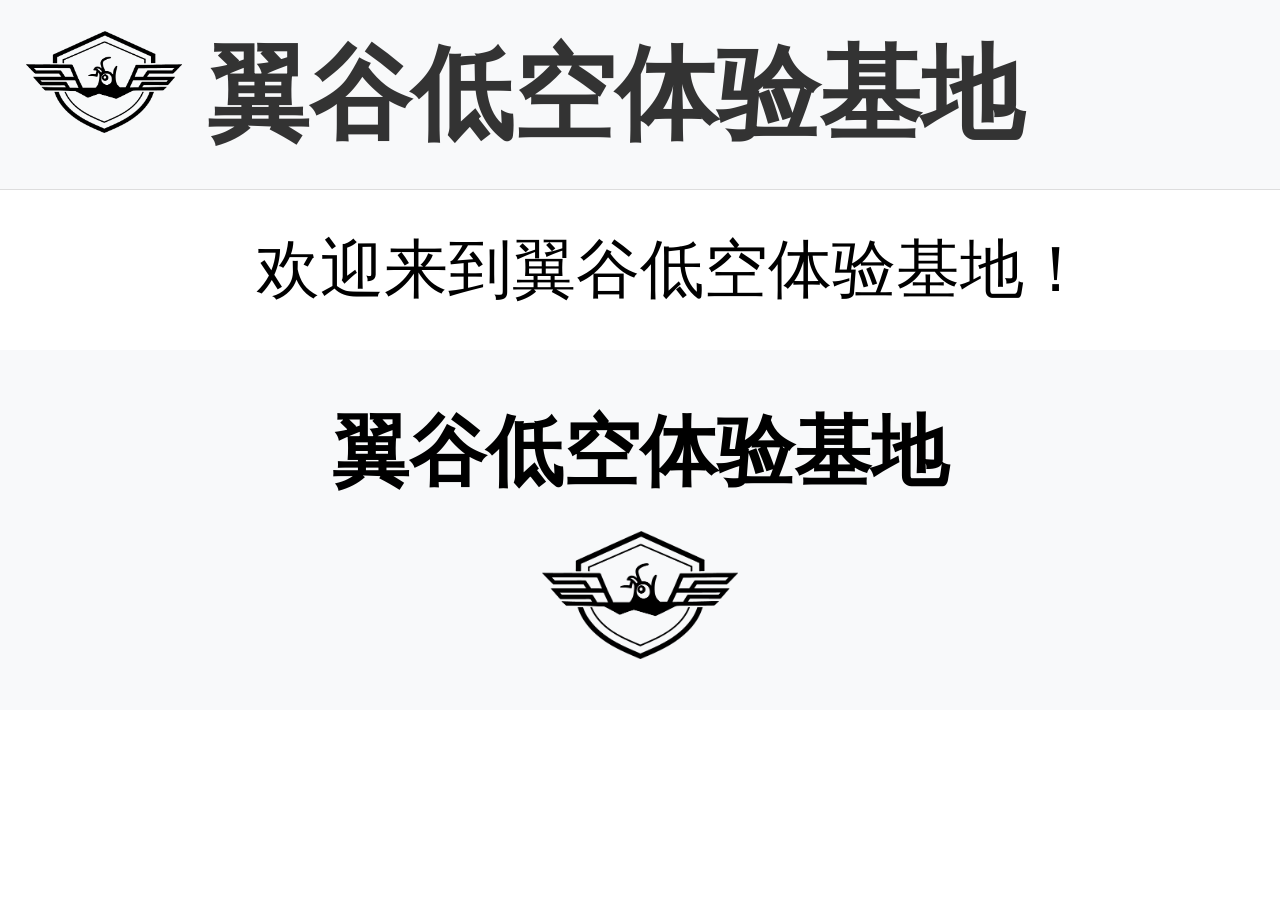
<file: index.html>
<!DOCTYPE html>
<html lang="zh-CN">
<head>
    <meta charset="UTF-8">
    <meta name="viewport" content="width=device-width, initial-scale=1.0, maximum-scale=1.0, user-scalable=no">
    <title>翼谷低空体验基地</title>
    <link rel="stylesheet" href="..\css\style1.css"/>
</head>

<body>
    <header>
        <div class="header-logo">
        <img src=".\public\翼谷logo.png" alt="翼谷logo"/>
        <span>翼谷低空体验基地</span>
        </div>

    </header>

    <main>
        <p>
          欢迎来到翼谷低空体验基地！
        </p>
    </main>

    <footer>
        <div class="footer-logo">
            <span>翼谷低空体验基地</span>
            <img src=".\public\翼谷logo.png" alt="翼谷logo"/>
        </div>
    </footer>
</body>
</file>
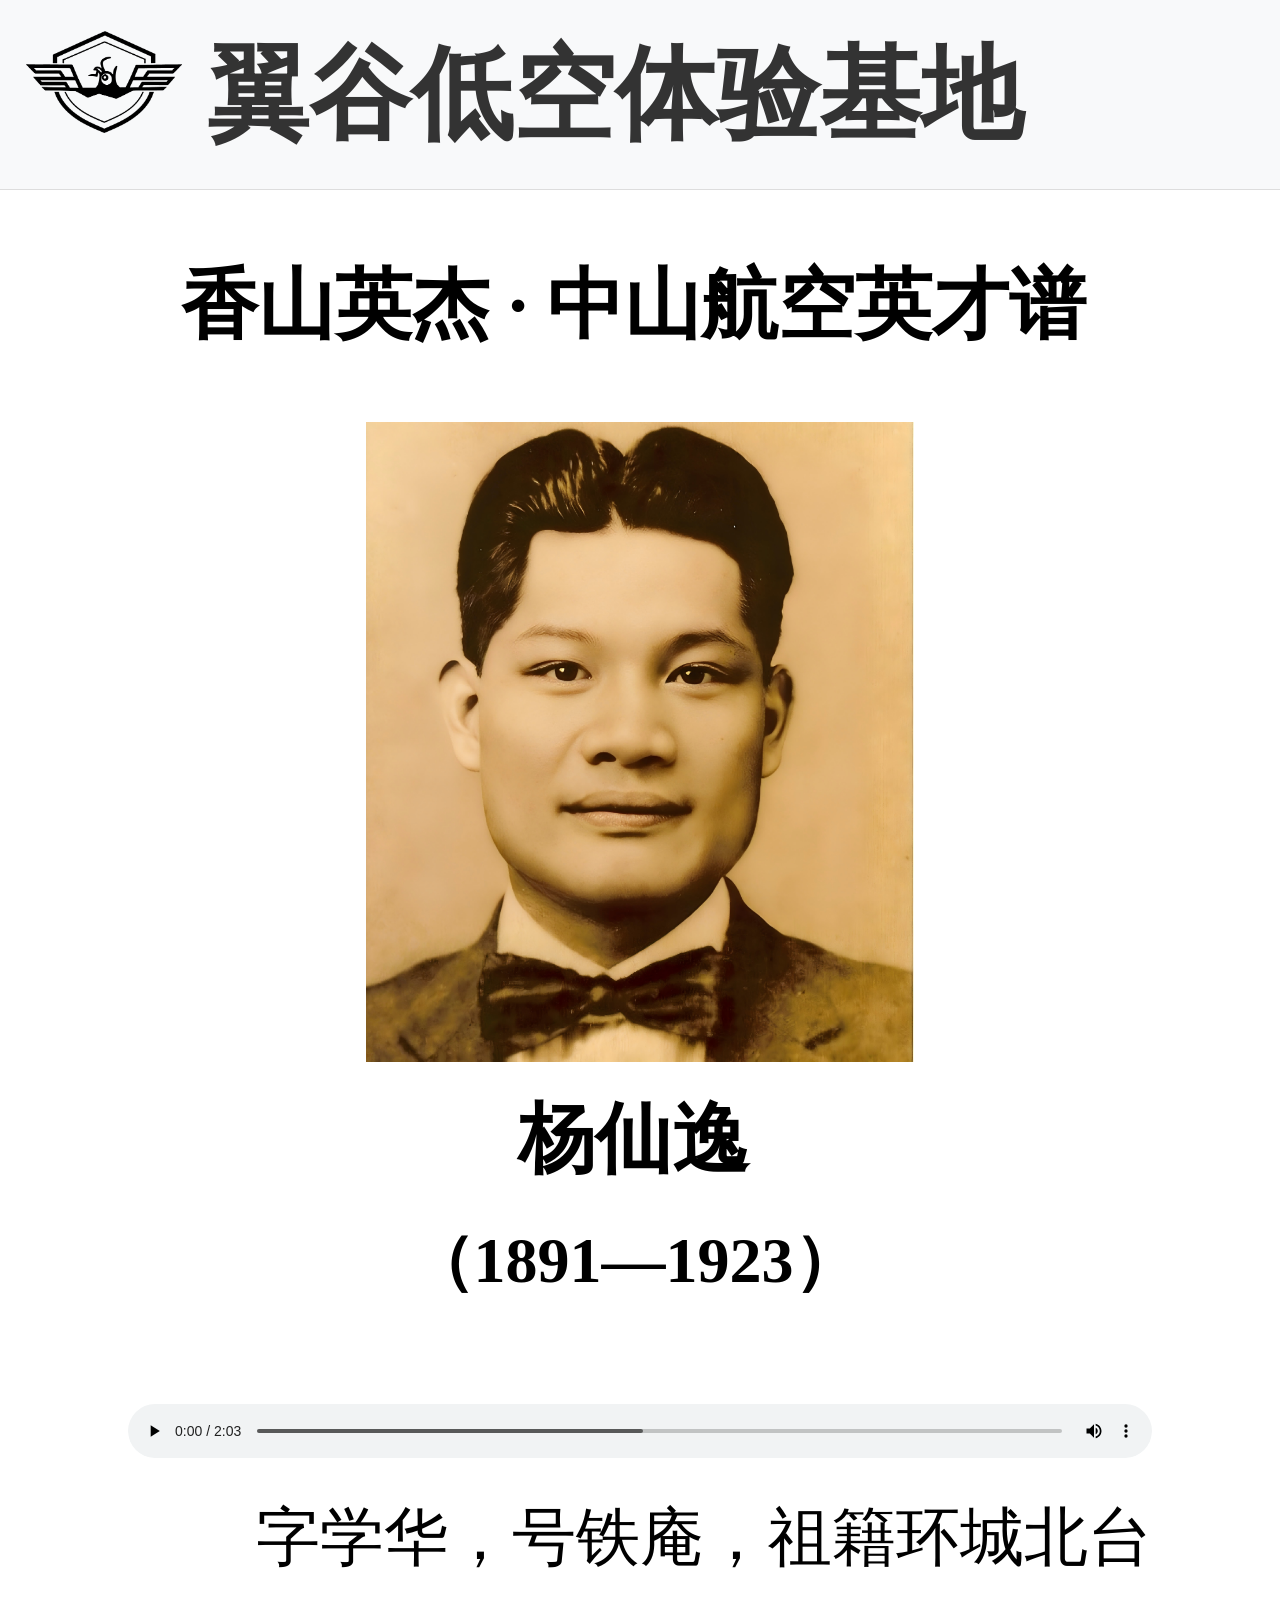
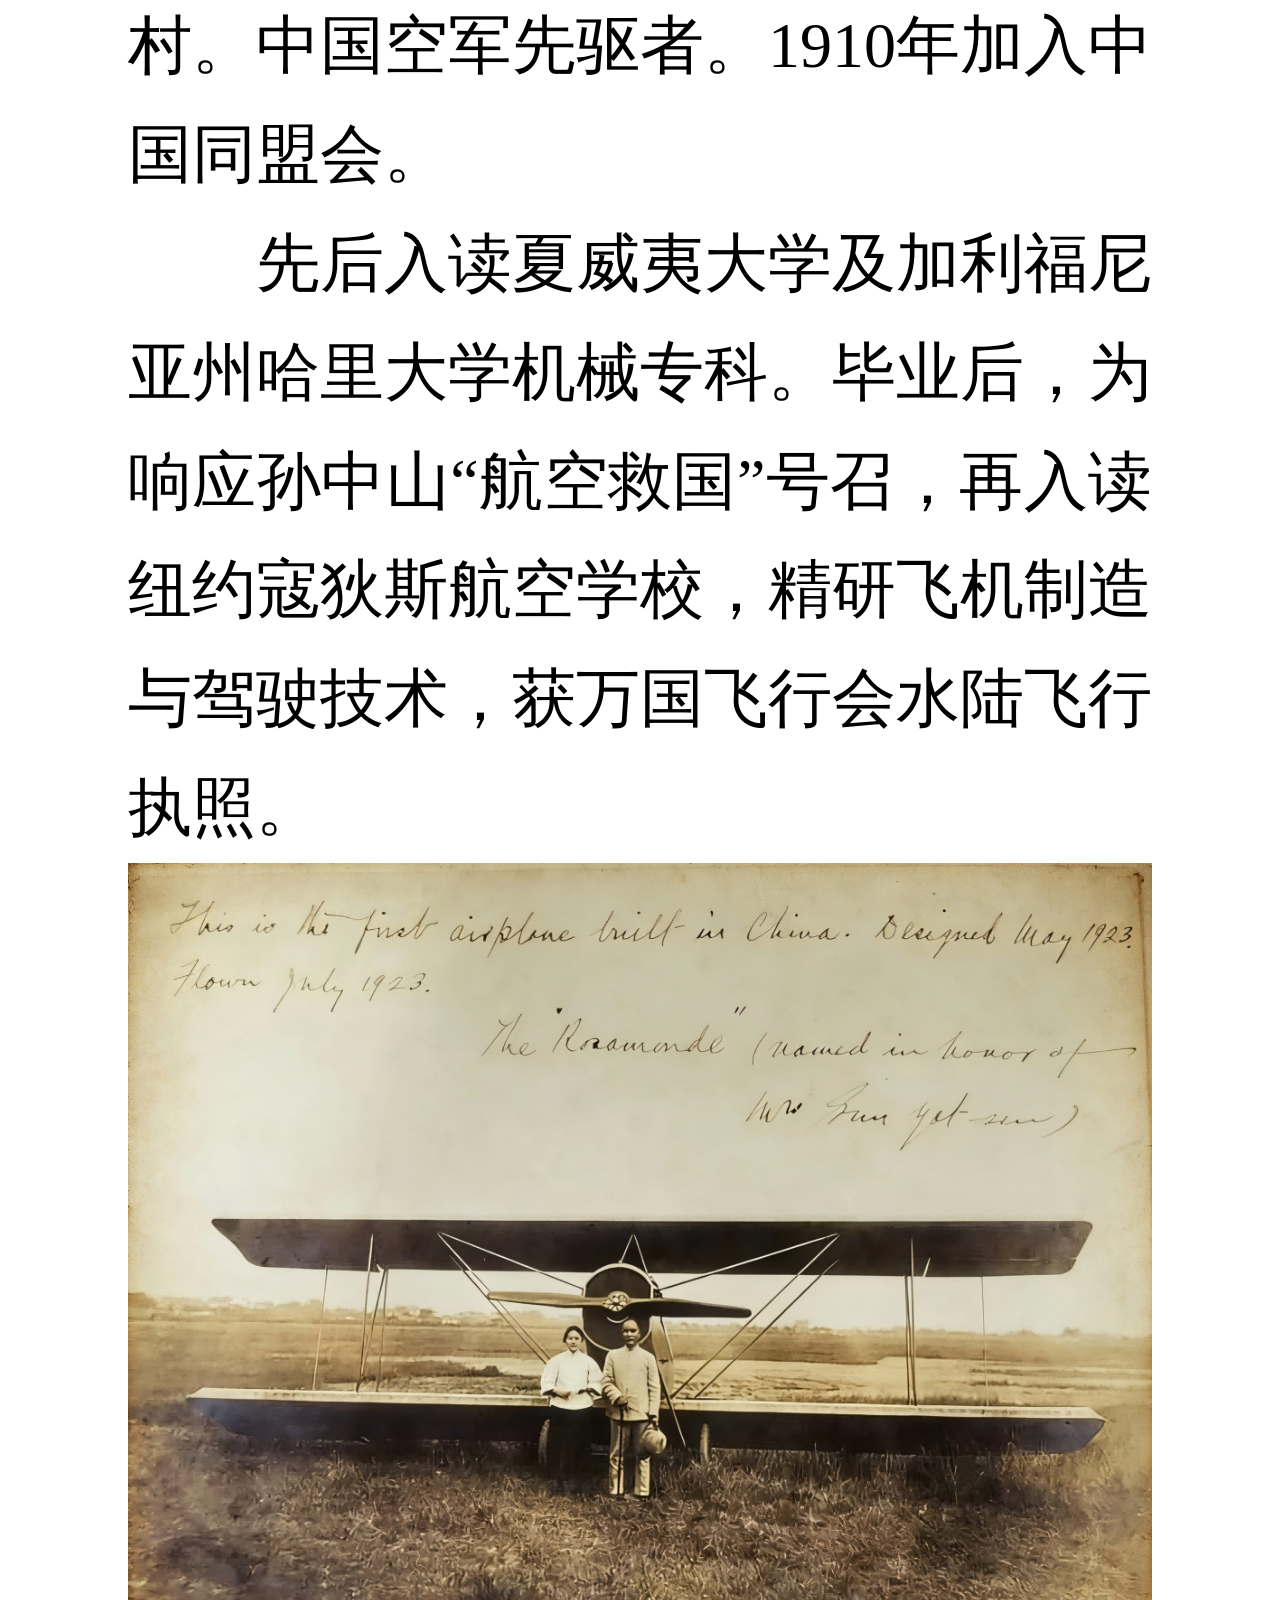
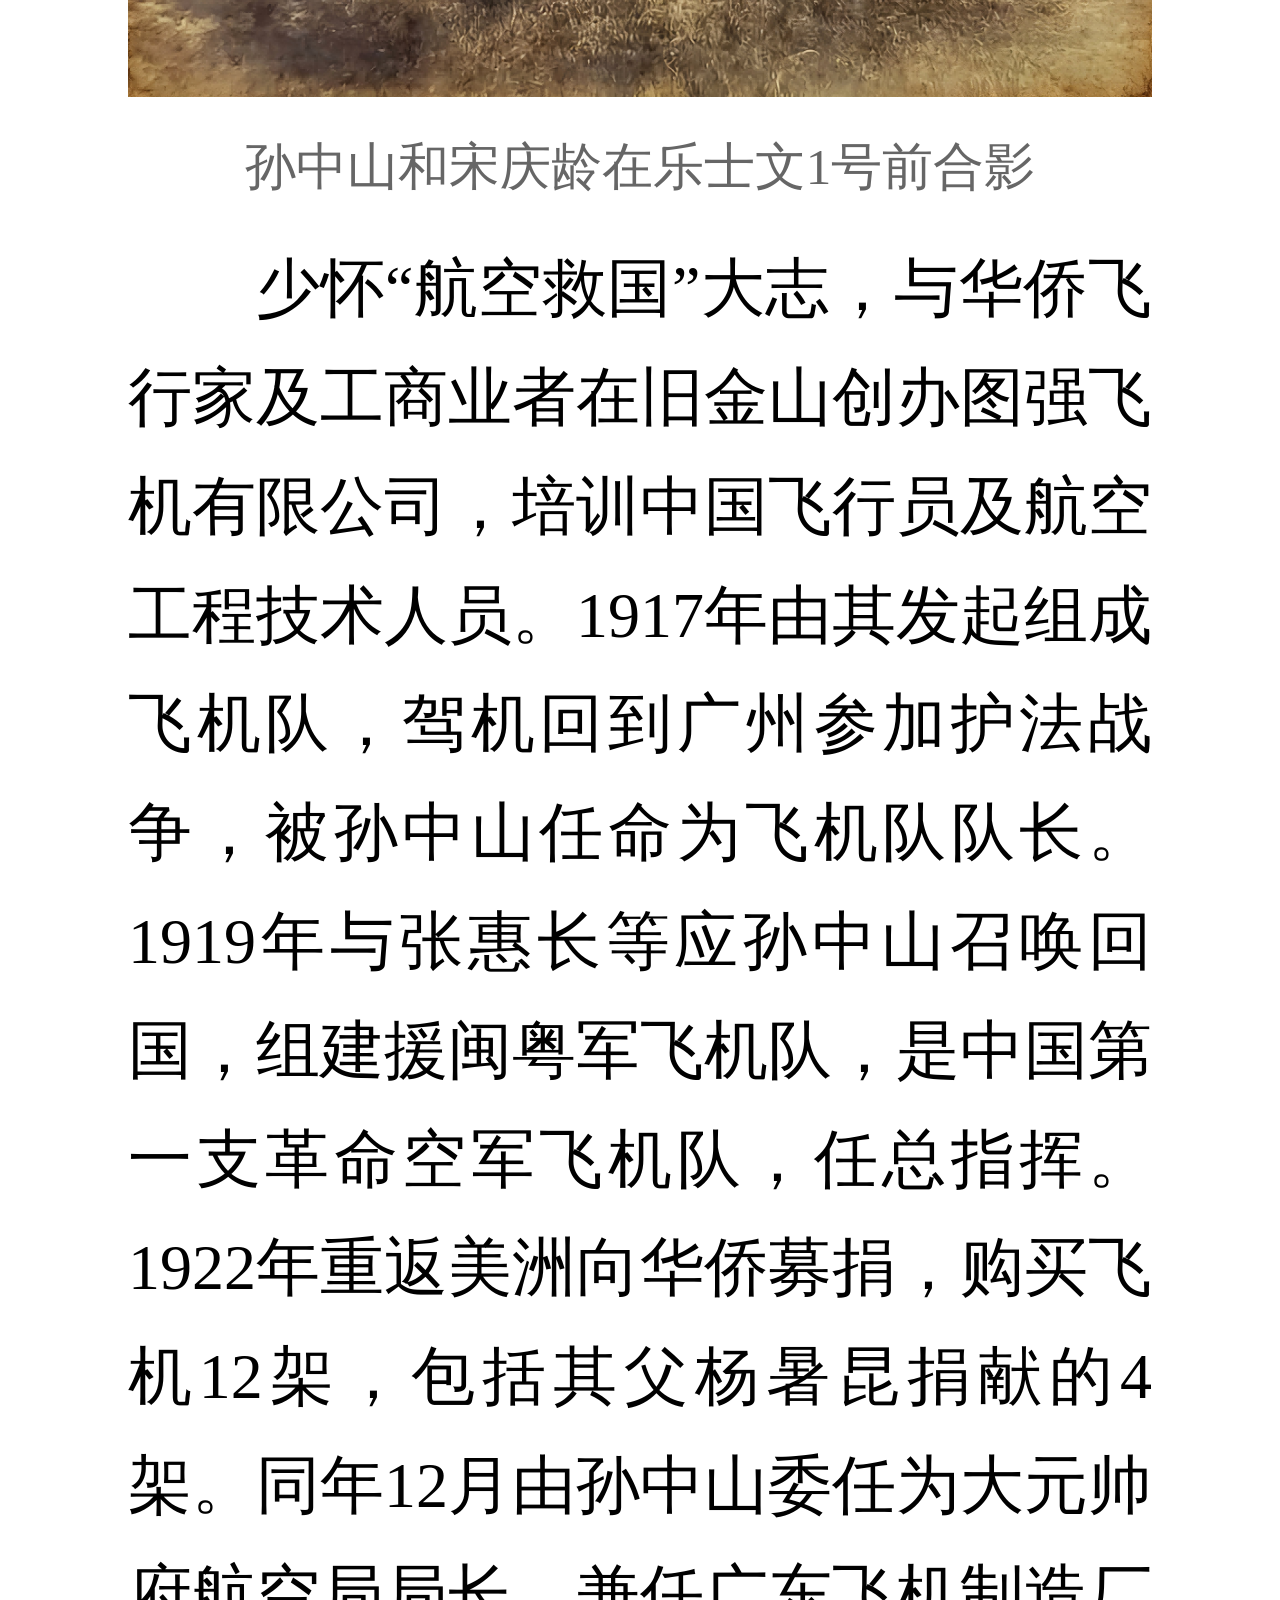
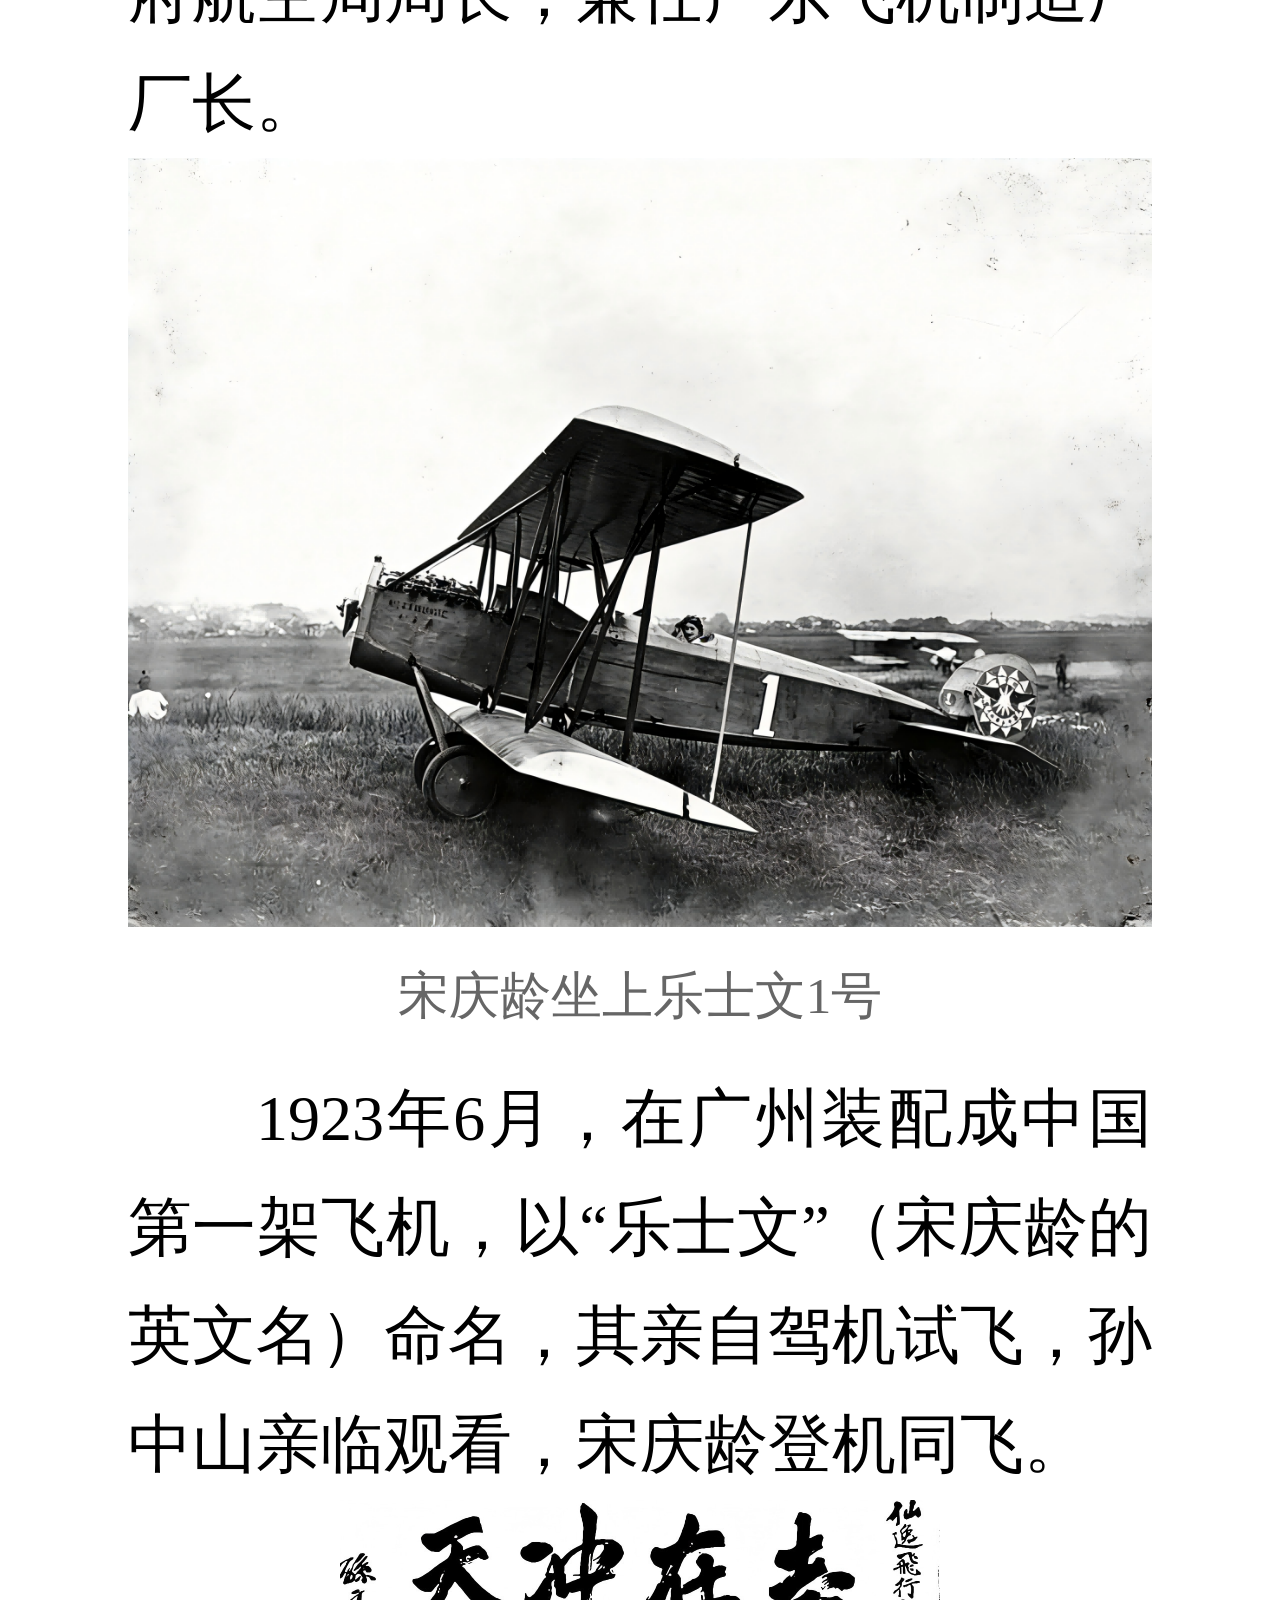
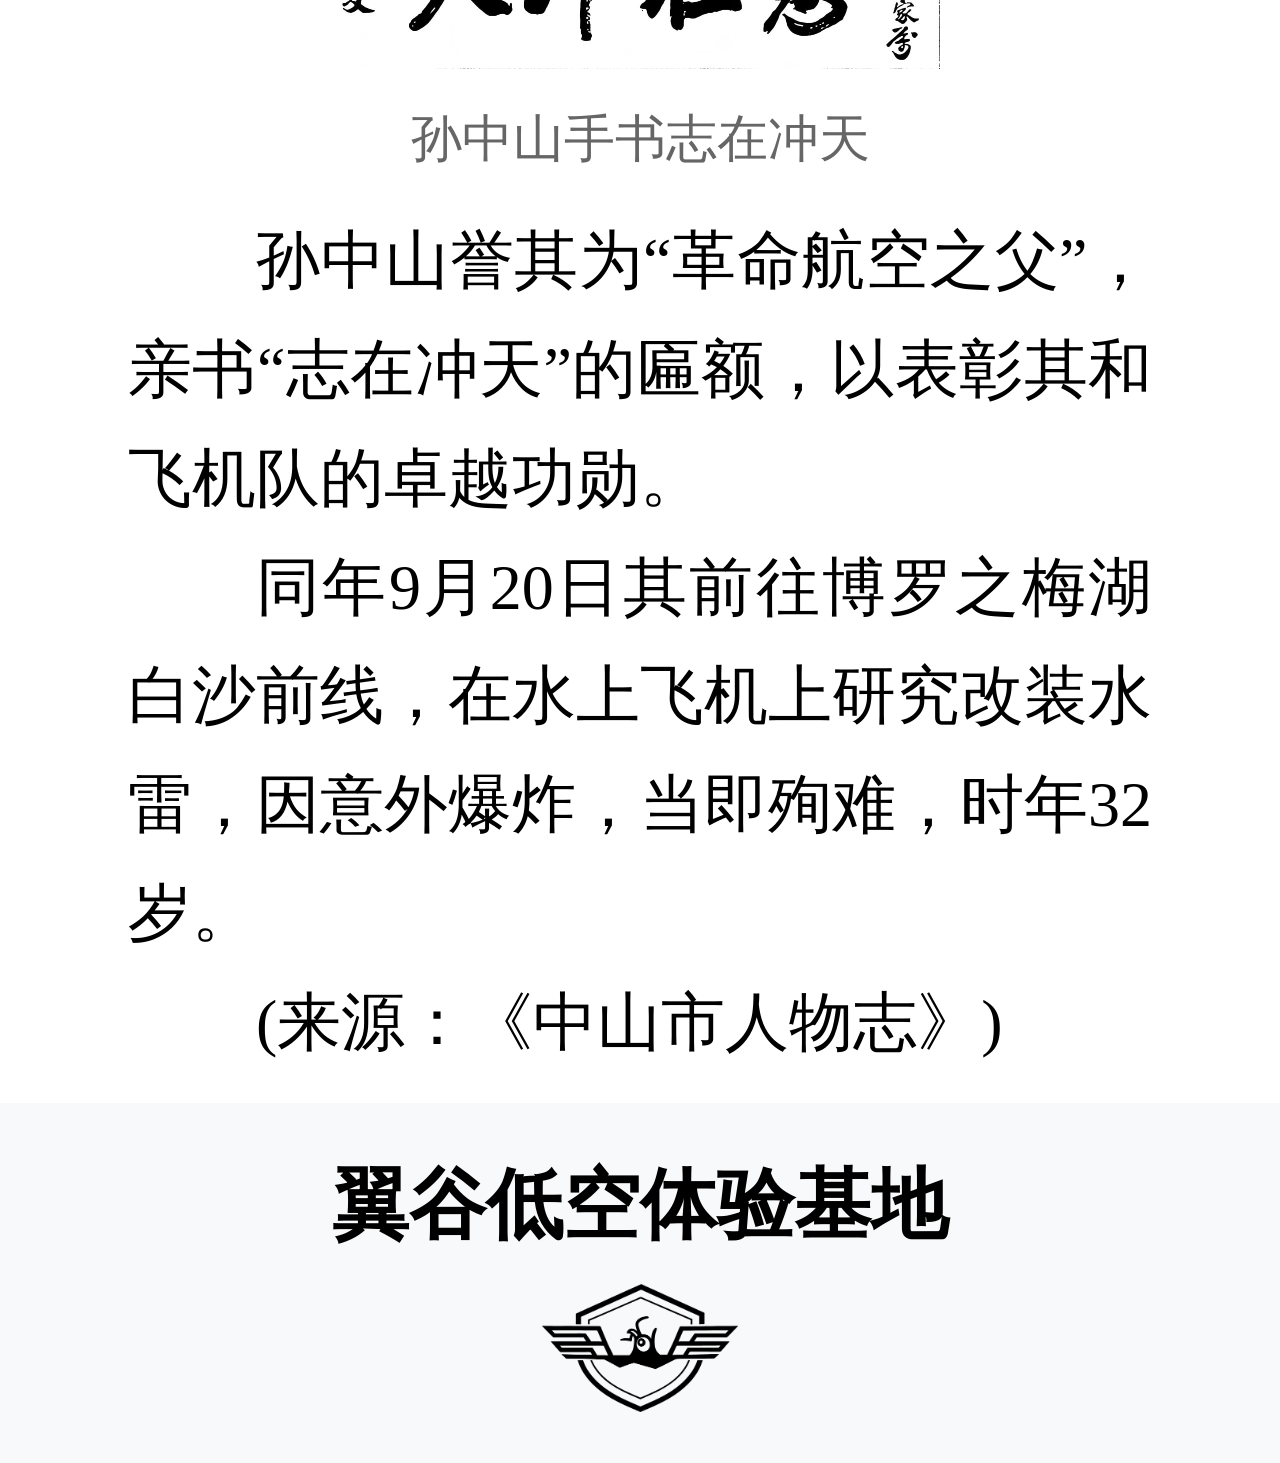
<file: pages/yangxianyi.html>
<!DOCTYPE html>
<html lang="zh-CN">

<!-- 自动加载 -->
<script src="..\js\load.js"></script>

<head>
    <link rel="stylesheet" href="..\css\style1.css">
    <meta charset="UTF-8">
    <meta name="viewport" content="width=device-width, initial-scale=1.0, maximum-scale=1.0, user-scalable=no">
    <title>翼谷低空体验基地-杨仙逸</title>
</head>

<body>

    <!-- 加载页眉 -->
    <div id="header"></div>


    <main>
        <h1>香山英杰 · 中山航空英才谱</h1>
        <div>
            <img src="..\public\杨仙逸.png" alt="杨仙逸肖像" class="img_1"/>
        </div>
        <h2>杨仙逸</h2>
        <h3>（1891—1923）</h3>
        <div style="margin-bottom: 2vw;color:  #ddd;">
            <audio class="audio-player" src="..\public\yangxianyi.mp3" controls controlslist="nodownload"></audio>
        </div>
        <div>
            <p>
                字学华，号铁庵，祖籍环城北台村。中国空军先驱者。1910年加入中国同盟会。
            </p>
            <p>
                先后入读夏威夷大学及加利福尼亚州哈里大学机械专科。毕业后，为响应孙中山“航空救国”号召，再入读纽约寇狄斯航空学校，精研飞机制造与驾驶技术，获万国飞行会水陆飞行执照。
            </p>

            <img src="..\public\孙中山和宋庆龄在乐士文1号前合影.png" alt="孙中山和宋庆龄在乐士文1号前合影" class="img_2" />
            <p class="caption">
                孙中山和宋庆龄在乐士文1号前合影
            </p>

            <p>
                少怀“航空救国”大志，与华侨飞行家及工商业者在旧金山创办图强飞机有限公司，培训中国飞行员及航空工程技术人员。1917年由其发起组成飞机队，驾机回到广州参加护法战争，被孙中山任命为飞机队队长。1919年与张惠长等应孙中山召唤回国，组建援闽粤军飞机队，是中国第一支革命空军飞机队，任总指挥。1922年重返美洲向华侨募捐，购买飞机12架，包括其父杨暑昆捐献的4架。同年12月由孙中山委任为大元帅府航空局局长，兼任广东飞机制造厂厂长。
            </p>

            <img src="..\public\宋庆龄坐上乐士文1号.png" alt="宋庆龄坐上乐士文1号" class="img_2"/>
            <p class="caption">
                宋庆龄坐上乐士文1号
            </p>

            <p>
                1923年6月，在广州装配成中国第一架飞机，以“乐士文”（宋庆龄的英文名）命名，其亲自驾机试飞，孙中山亲临观看，宋庆龄登机同飞。
            </p>

            <img src="..\public\杨仙逸-孙中山手书志在冲天.png" alt="孙中山手书志在冲天" class="img_2"/>
            <p class="caption">
                孙中山手书志在冲天
            </p>

            <p>
                孙中山誉其为“革命航空之父”，亲书“志在冲天”的匾额，以表彰其和飞机队的卓越功勋。
            </p>
            <p>
                同年9月20日其前往博罗之梅湖白沙前线，在水上飞机上研究改装水雷，因意外爆炸，当即殉难，时年32岁。
            </p>
            <p>
                (来源：《中山市人物志》)
            </p>
        </div>
    </main>

    <!-- 加载页尾 -->
    <div id="footer"></div>
</body>
</file>
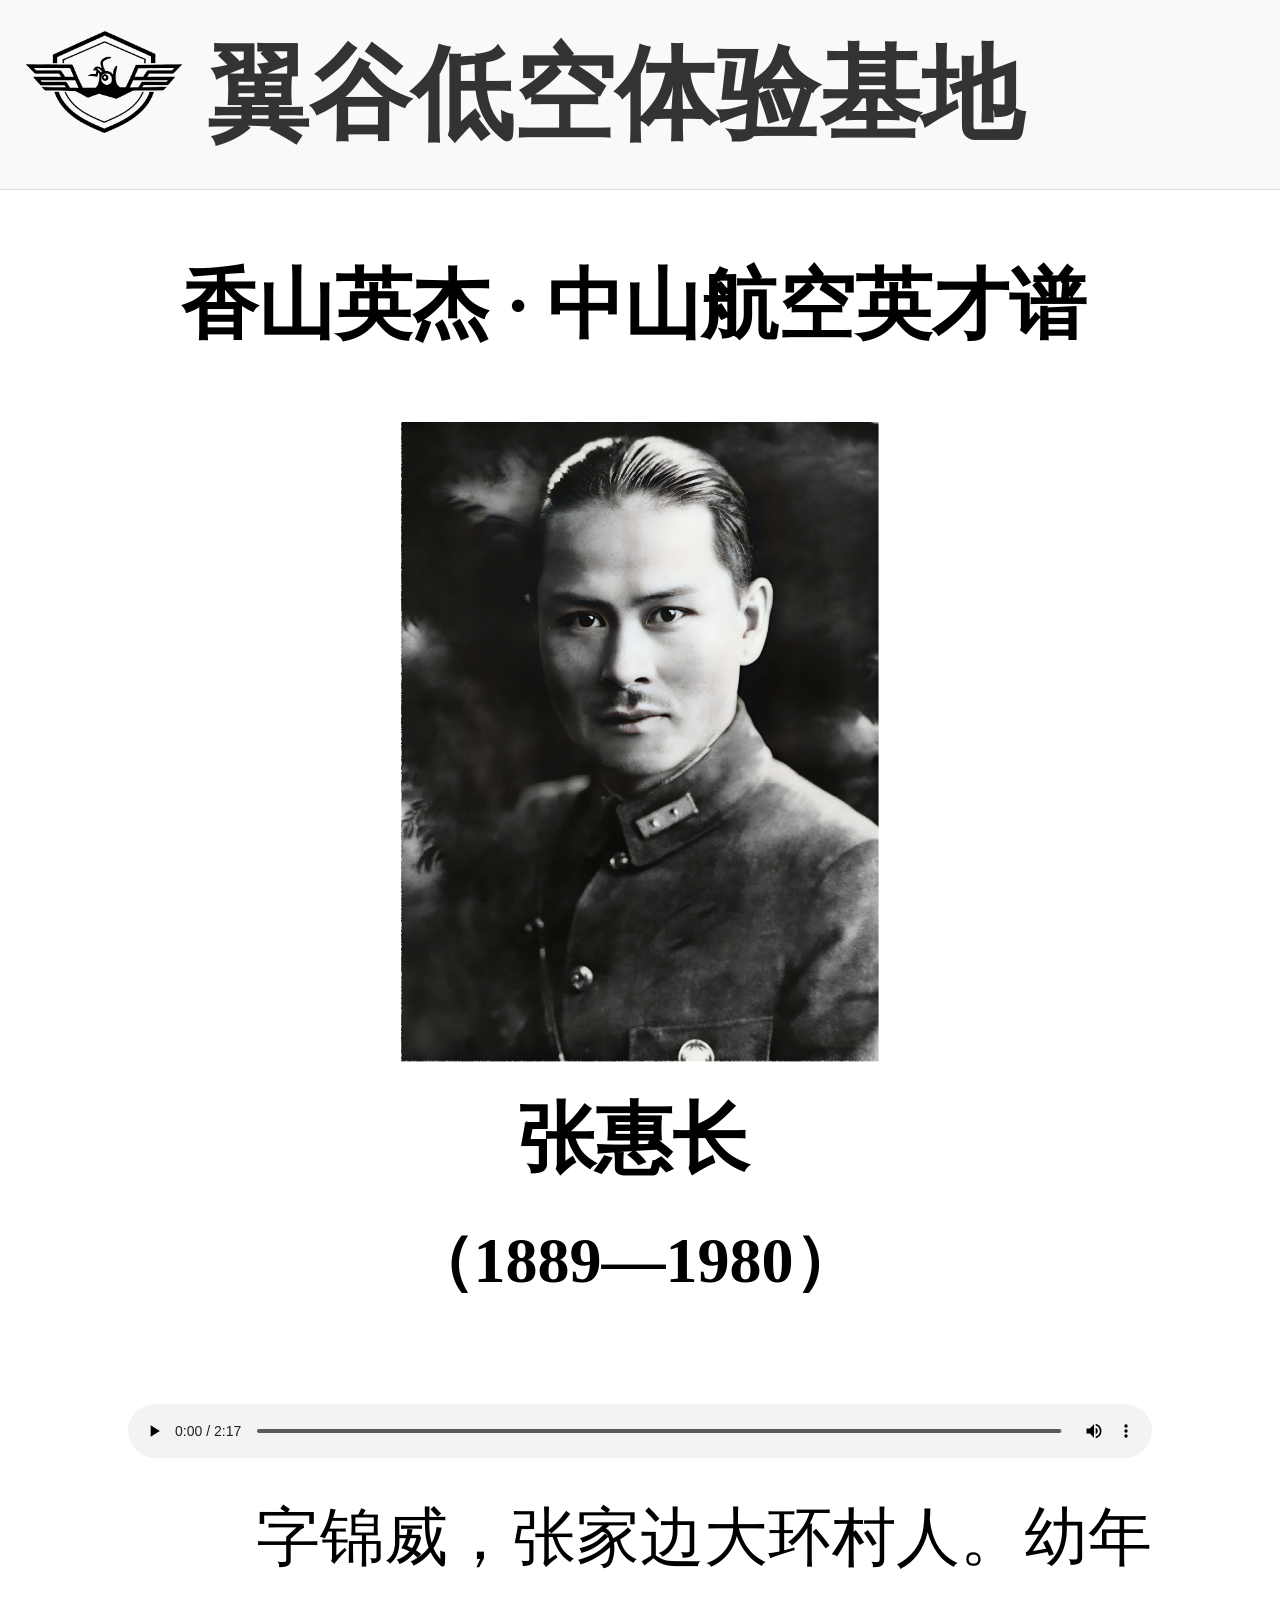
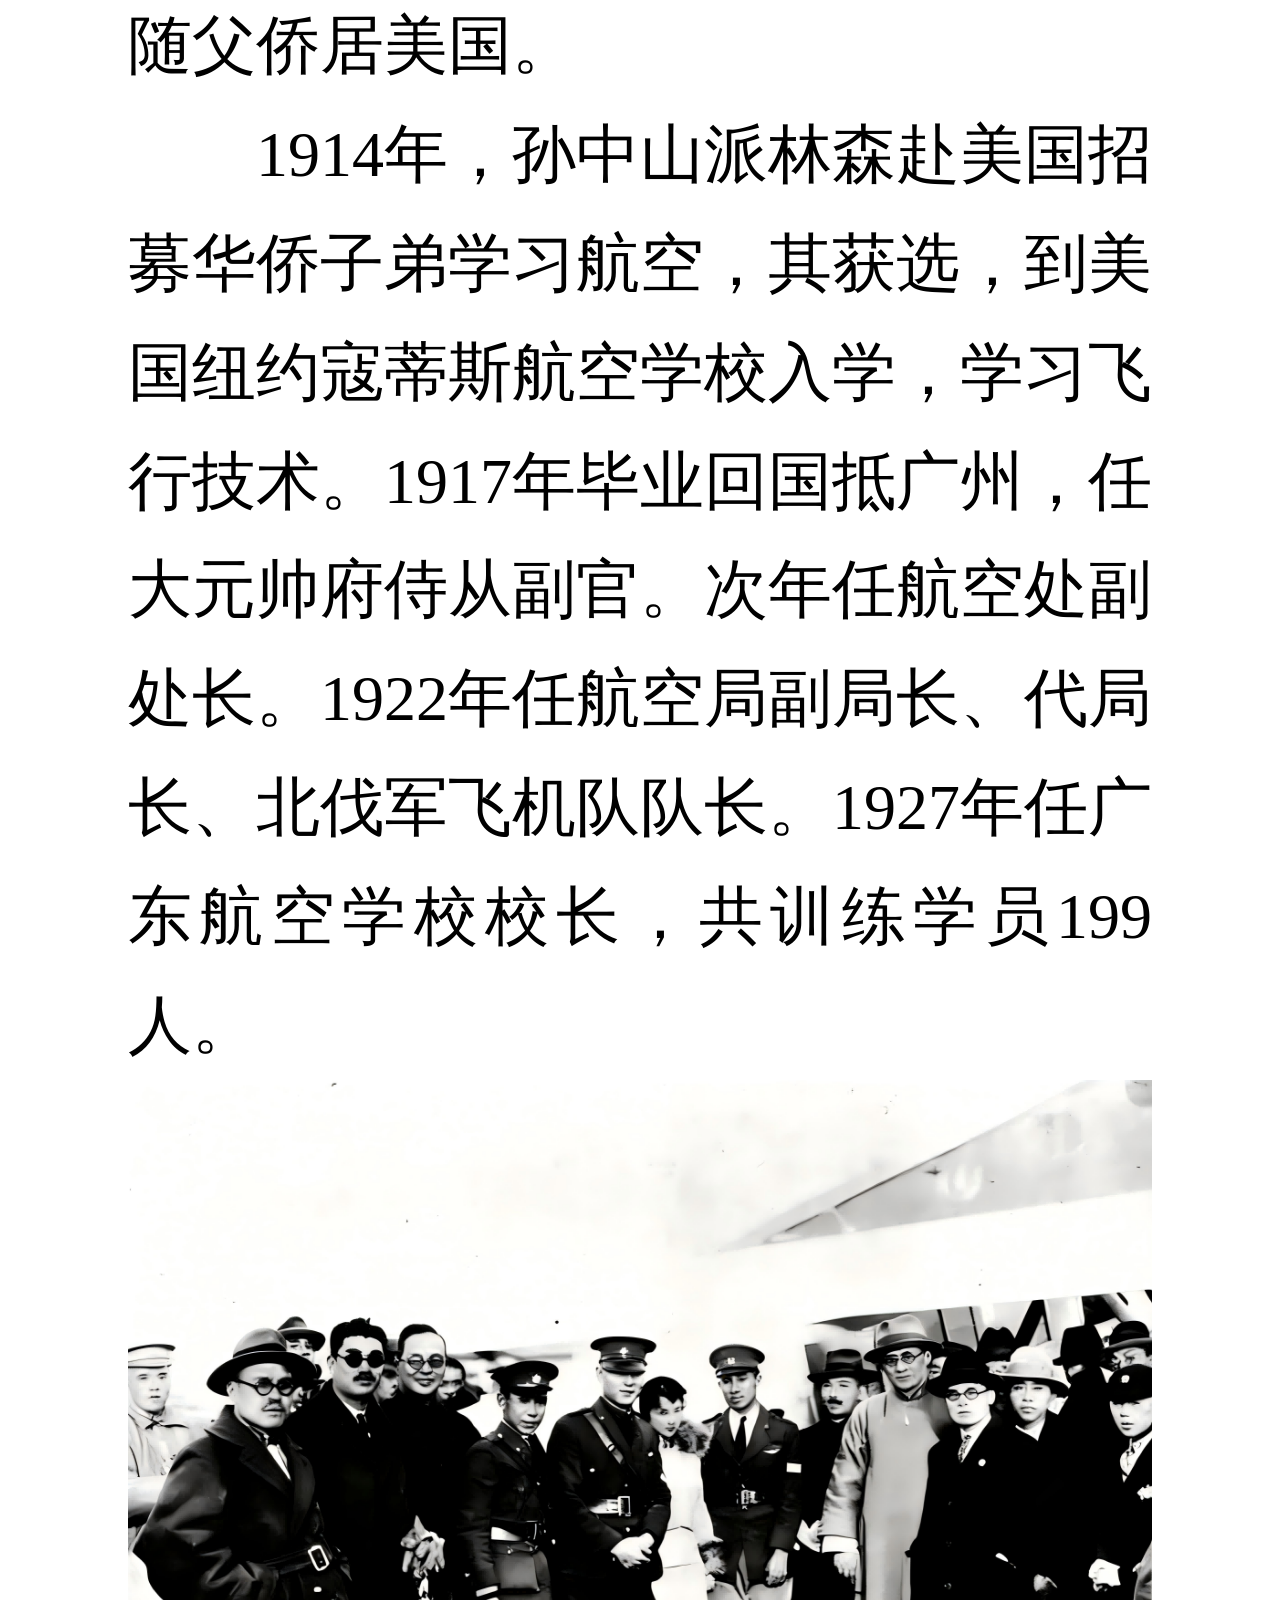
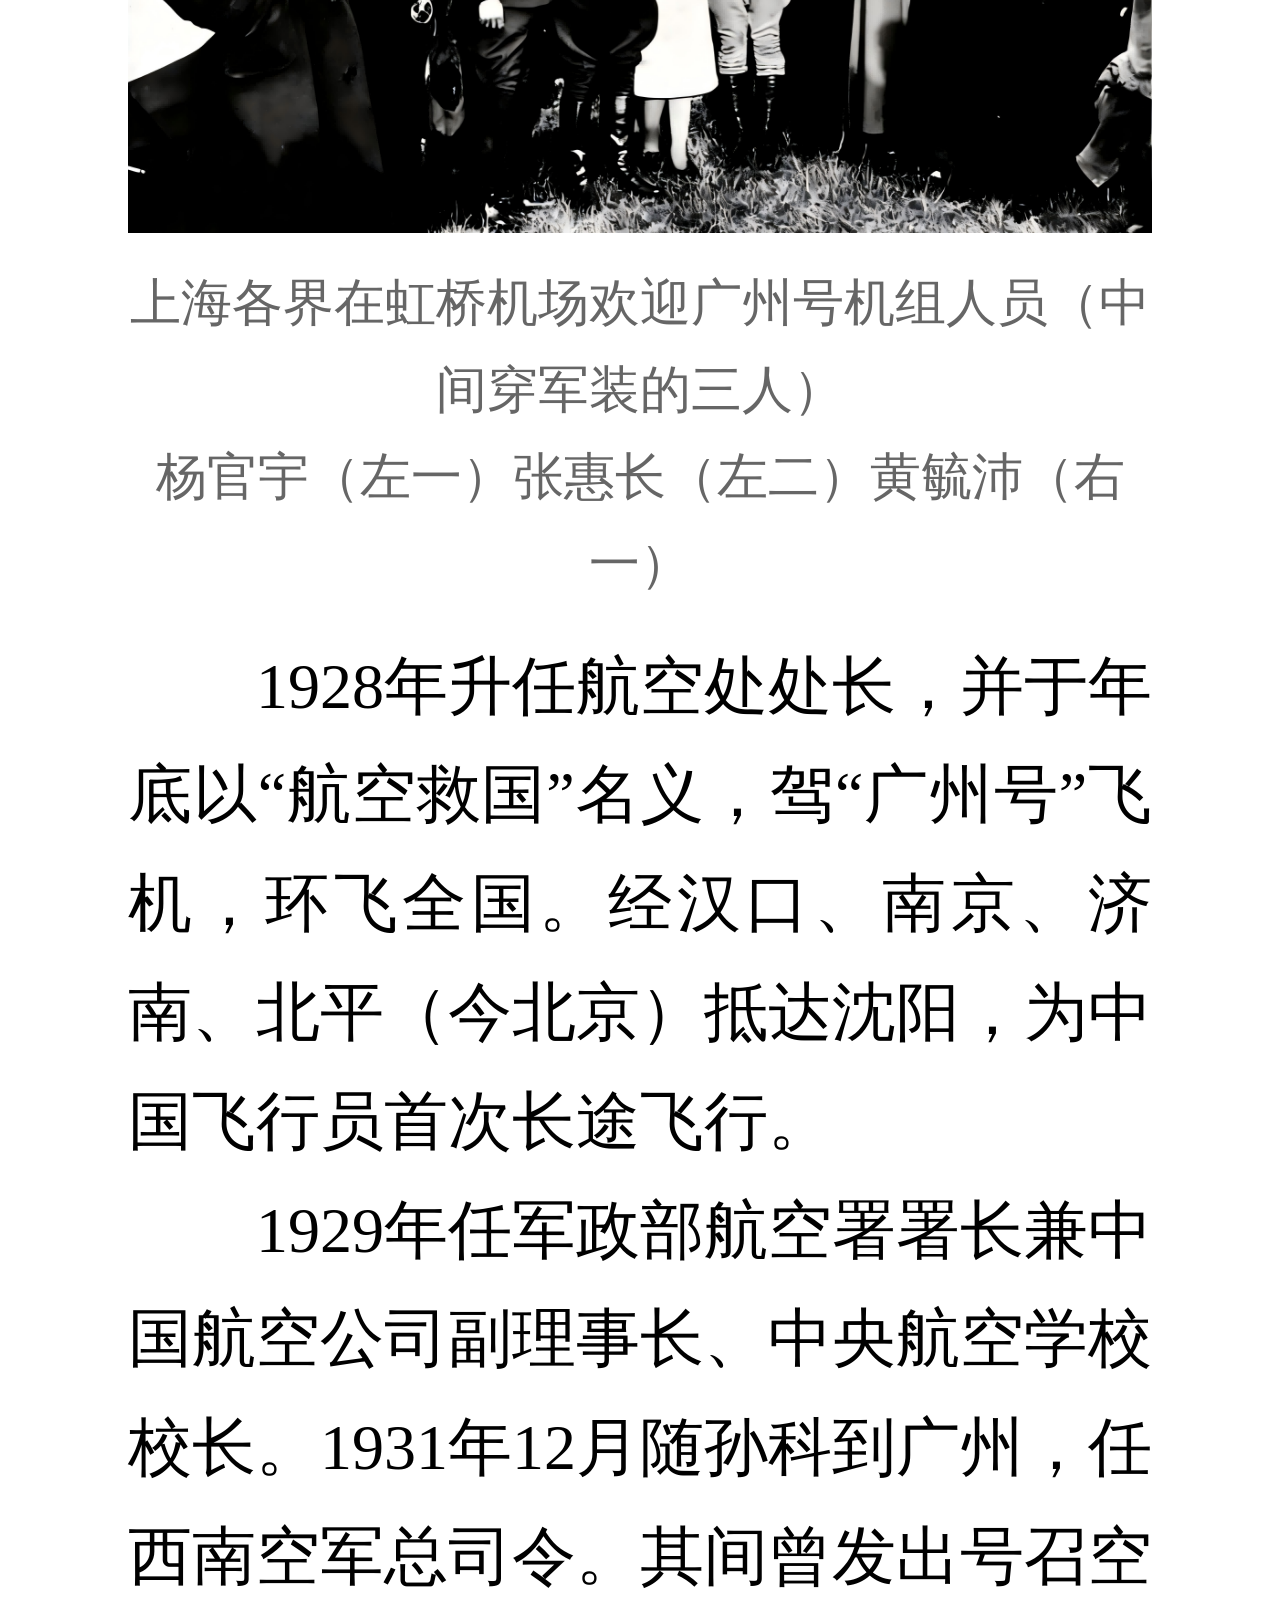
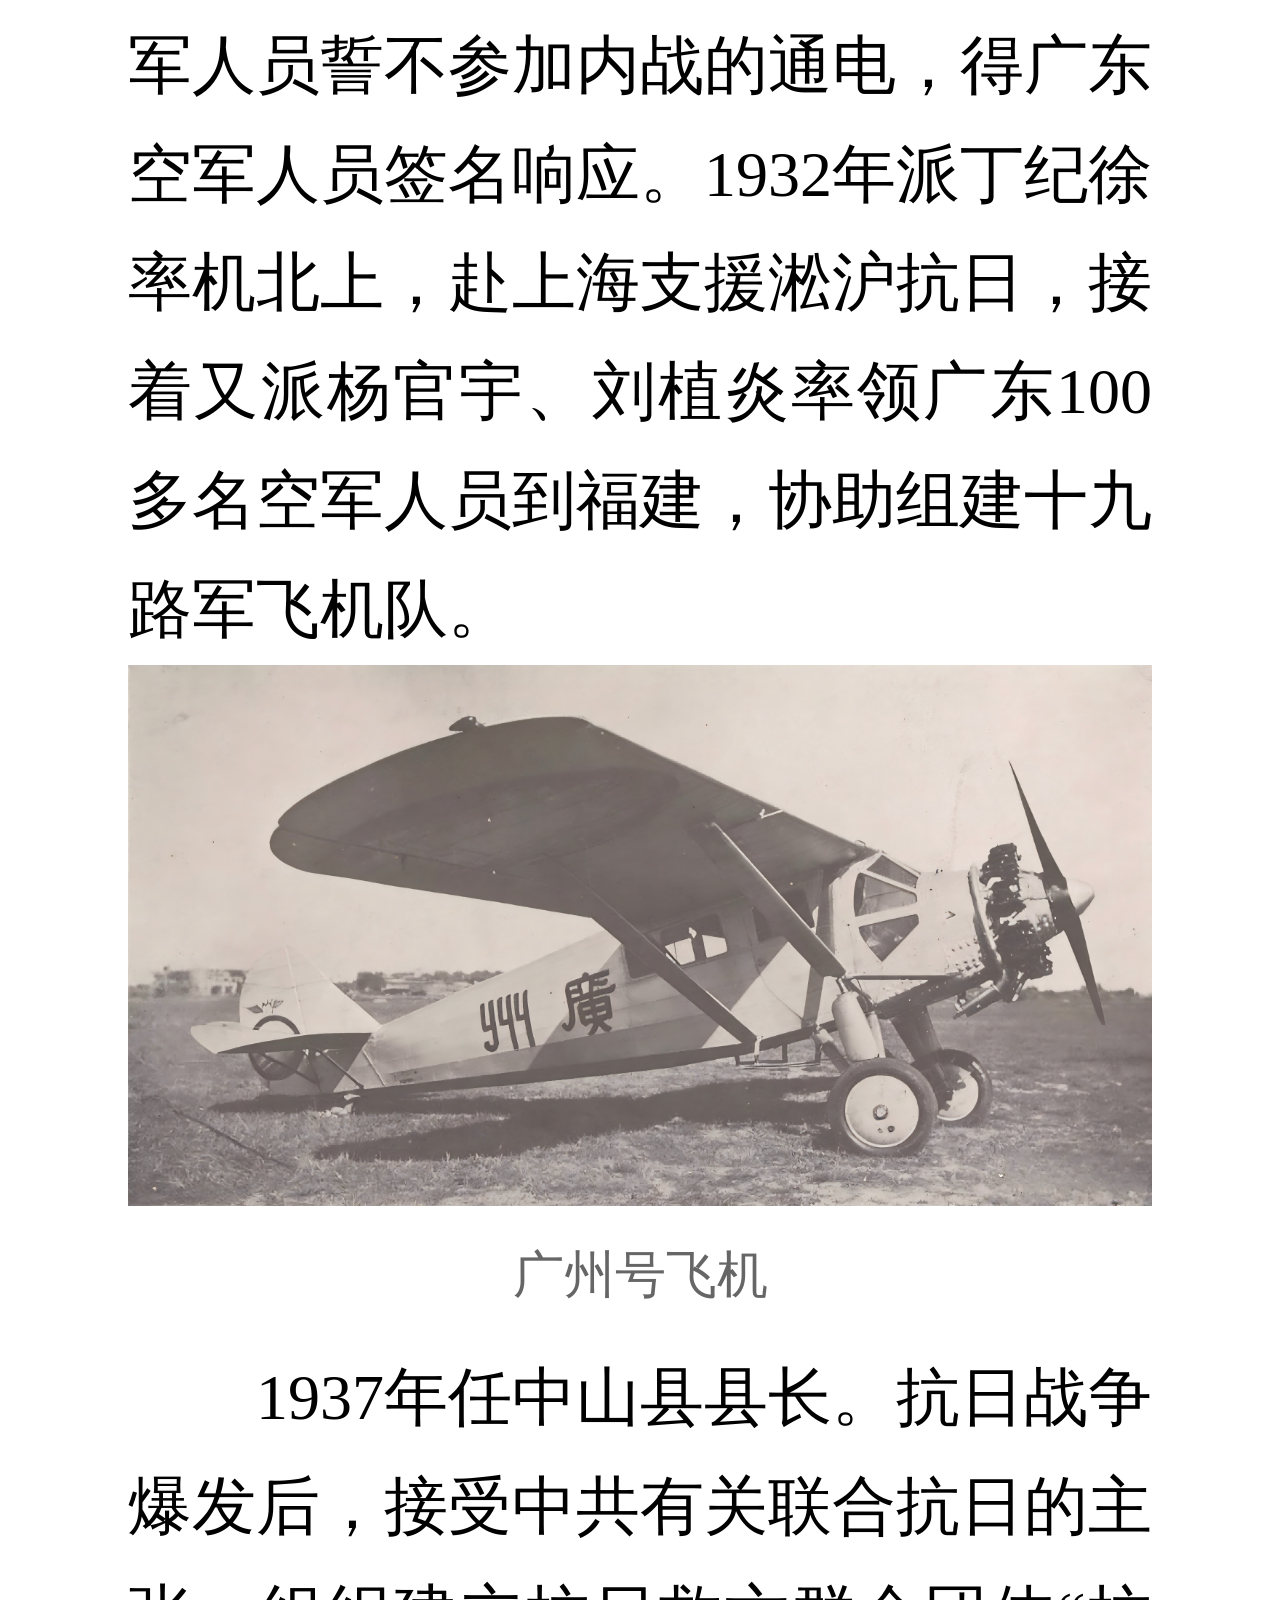
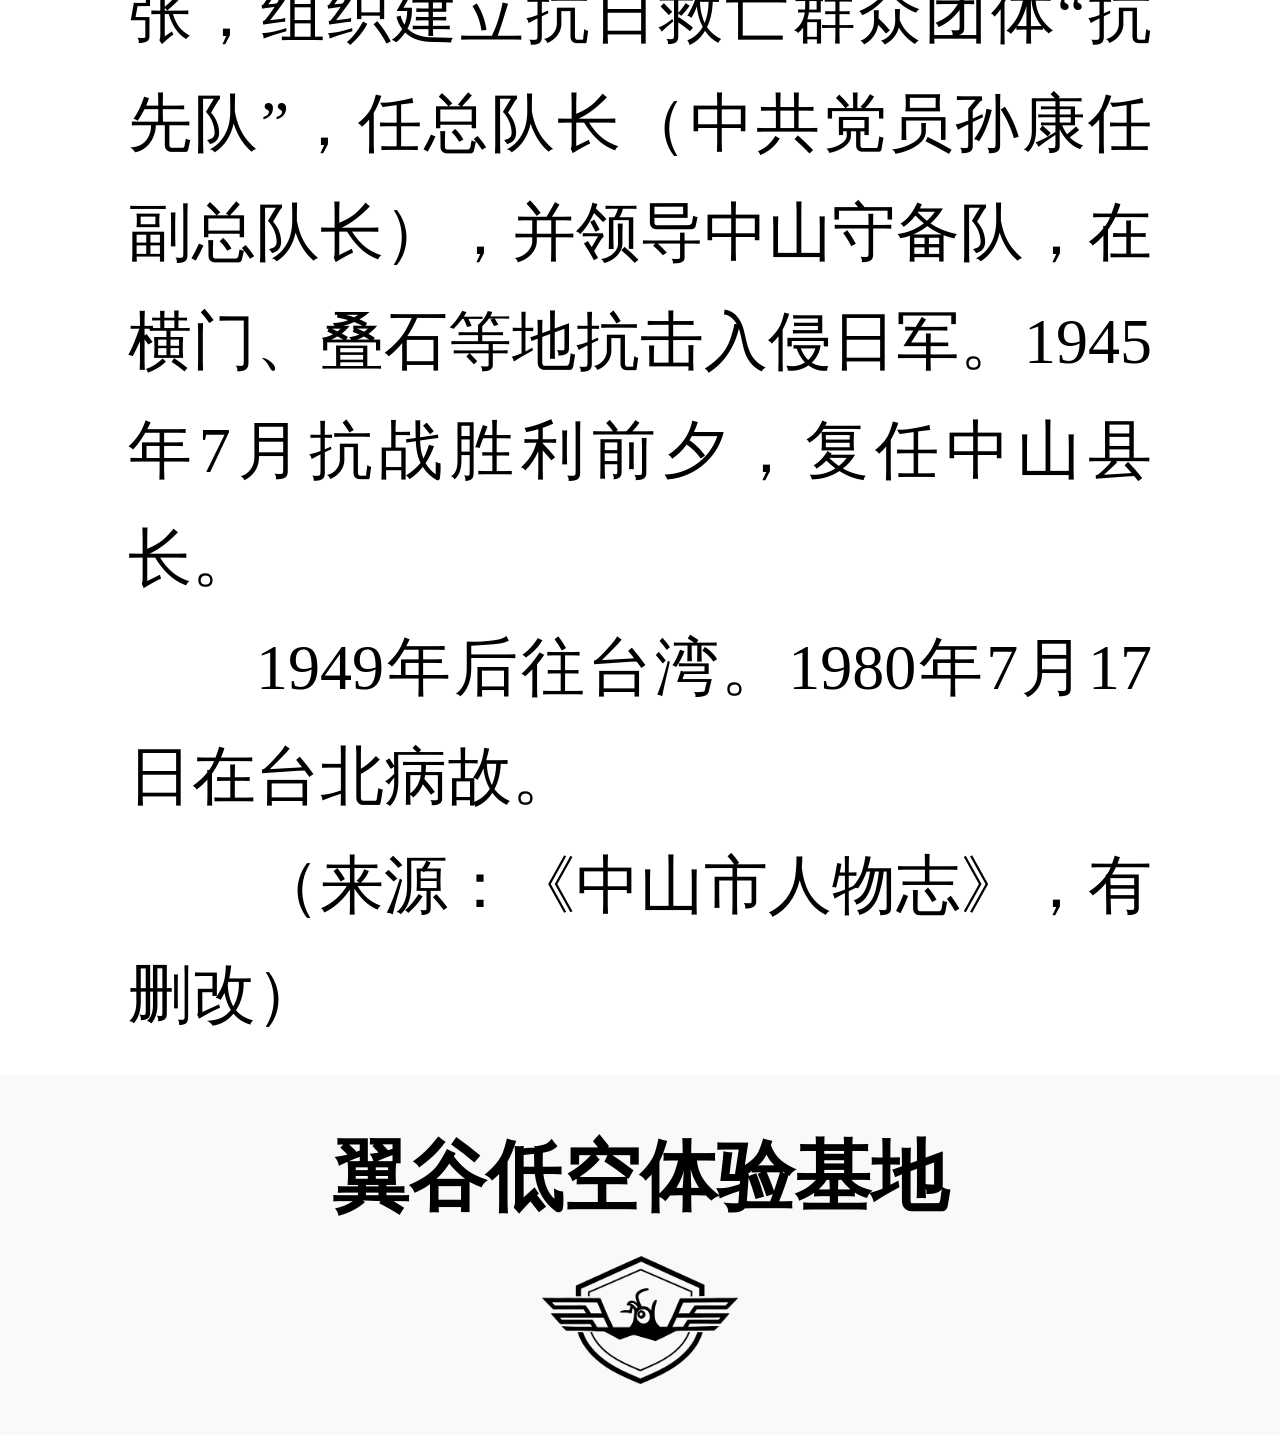
<file: pages/zhanghuichang.html>
<!DOCTYPE html>
<html lang="zh-CN">

<!-- 自动加载 -->
<script src="..\js\load.js"></script>

<head>
    <link rel="stylesheet" href="..\css\style1.css">
    <meta charset="UTF-8">
    <meta name="viewport" content="width=device-width, initial-scale=1.0, maximum-scale=1.0, user-scalable=no">
    <title>翼谷低空体验基地-张惠长</title>
</head>

<body>

    <!-- 加载页眉 -->
    <div id="header"></div>

    <main>
        <h1>香山英杰 · 中山航空英才谱</h1>
        <div>
            <img src="..\public\张惠长.png" alt="张惠长" class="img_1"/>
        </div>
        <h2>张惠长</h2>
        <h3>（1889—1980）</h3>
        <div style="margin-bottom: 2vw;color:  #ddd;">
            <audio class="audio-player" src="..\public\zhanghuichang.mp3" controls controlslist="nodownload"></audio>
        </div>
        <div>
            <p>
                字锦威，张家边大环村人。幼年随父侨居美国。
            </p>
            <p>
                1914年，孙中山派林森赴美国招募华侨子弟学习航空，其获选，到美国纽约寇蒂斯航空学校入学，学习飞行技术。1917年毕业回国抵广州，任大元帅府侍从副官。次年任航空处副处长。1922年任航空局副局长、代局长、北伐军飞机队队长。1927年任广东航空学校校长，共训练学员199人。
            </p>

            <img src="..\public\上海各界在虹桥机场欢迎广州号机组人员（中间穿军装的三人）杨官宇（左一）张惠长（左二）黄毓沛（右一）.png" alt="上海各界在虹桥机场欢迎广州号机组人员（中间穿军装的三人）杨官宇（左一）张惠长（左二）黄毓沛（右一）" class="img_2"/>
            <p class="caption">
                上海各界在虹桥机场欢迎广州号机组人员（中间穿军装的三人）<br>杨官宇（左一）张惠长（左二）黄毓沛（右一）
            </p>

            <p>
                1928年升任航空处处长，并于年底以“航空救国”名义，驾“广州号”飞机，环飞全国。经汉口、南京、济南、北平（今北京）抵达沈阳，为中国飞行员首次长途飞行。
            </p>
            <p>
                1929年任军政部航空署署长兼中国航空公司副理事长、中央航空学校校长。1931年12月随孙科到广州，任西南空军总司令。其间曾发出号召空军人员誓不参加内战的通电，得广东空军人员签名响应。1932年派丁纪徐率机北上，赴上海支援淞沪抗日，接着又派杨官宇、刘植炎率领广东100多名空军人员到福建，协助组建十九路军飞机队。
            </p>

            <img src="..\public\广州号飞机.png" alt="广州号飞机" class="img_2"/>
            <p class="caption">
                广州号飞机
            </p>

            <p>
                1937年任中山县县长。抗日战争爆发后，接受中共有关联合抗日的主张，组织建立抗日救亡群众团体“抗先队”，任总队长（中共党员孙康任副总队长），并领导中山守备队，在横门、叠石等地抗击入侵日军。1945年7月抗战胜利前夕，复任中山县长。
            </p>

            <p>
                1949年后往台湾。1980年7月17日在台北病故。
            </p>

            <p>
                （来源：《中山市人物志》，有删改）
            </p>
        </div>
    </main>

    <!-- 加载页尾 -->
    <div id="footer"></div>
</body>
</file>
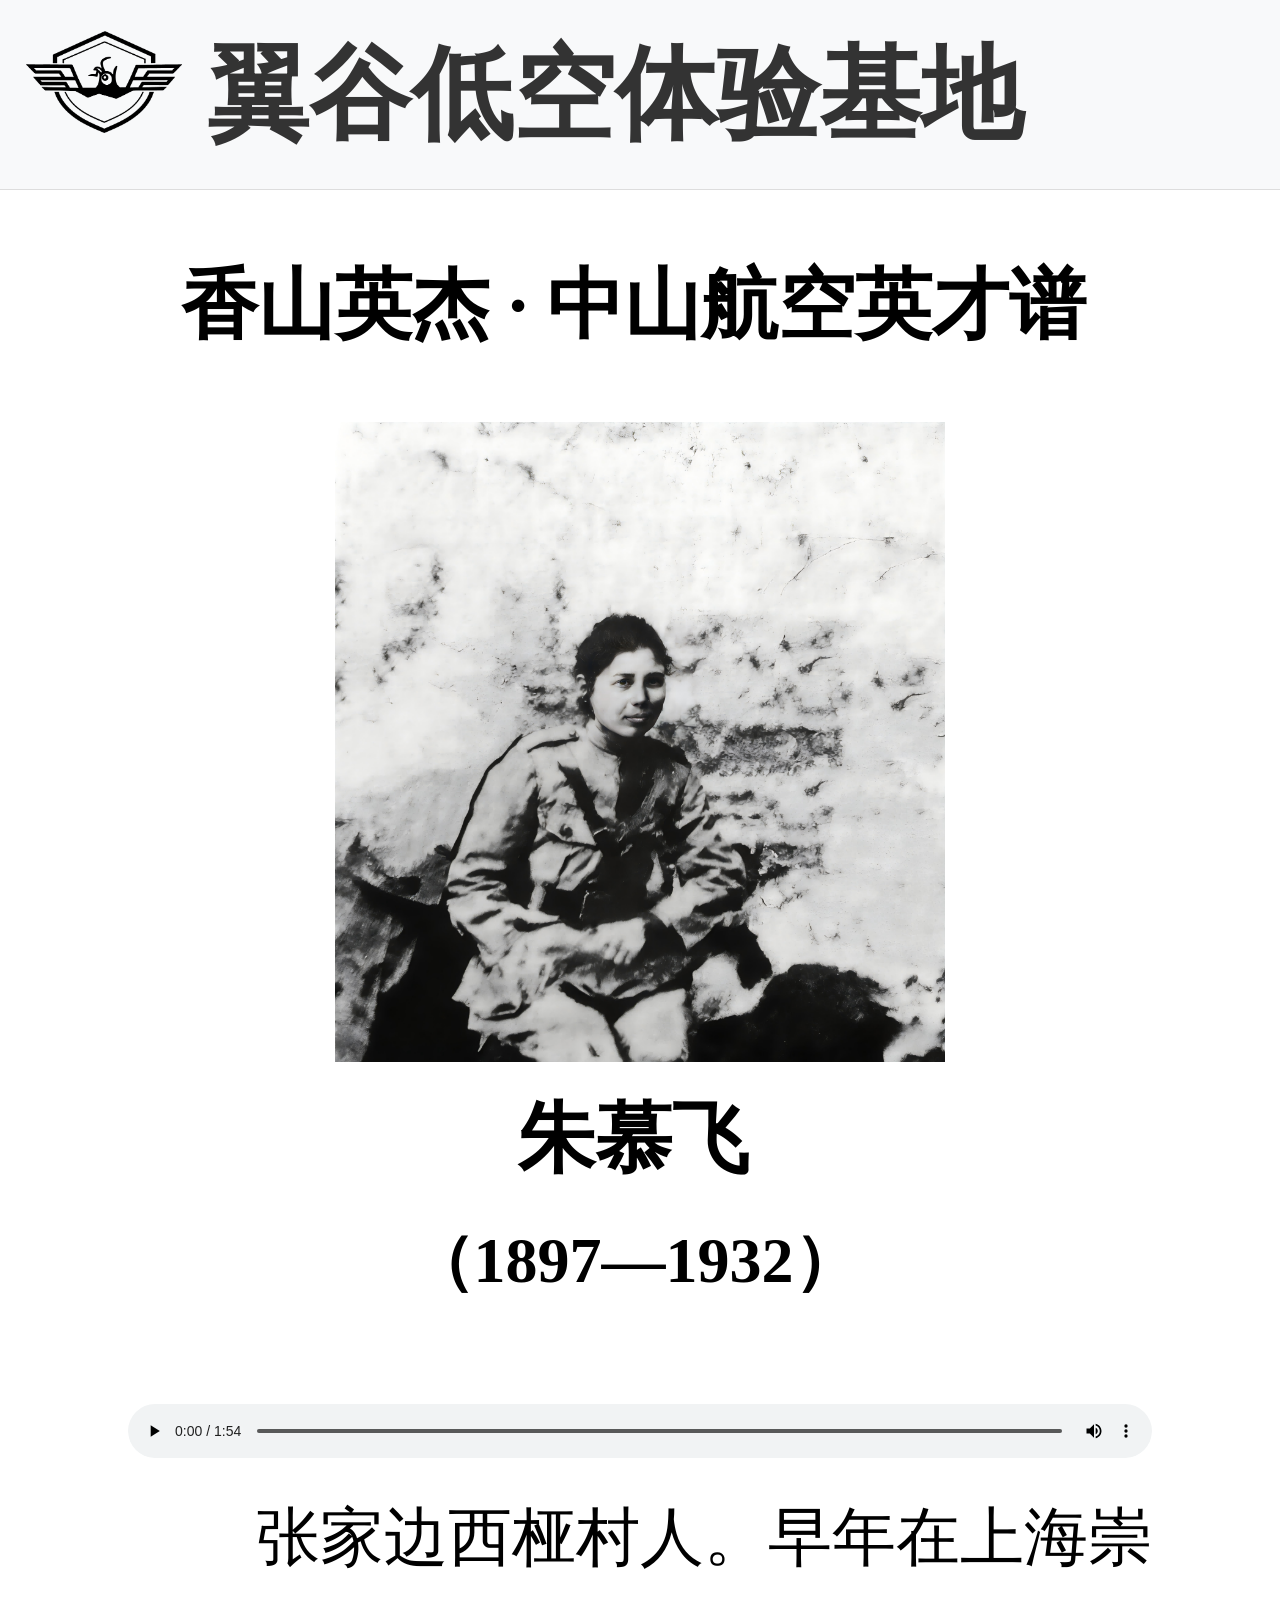
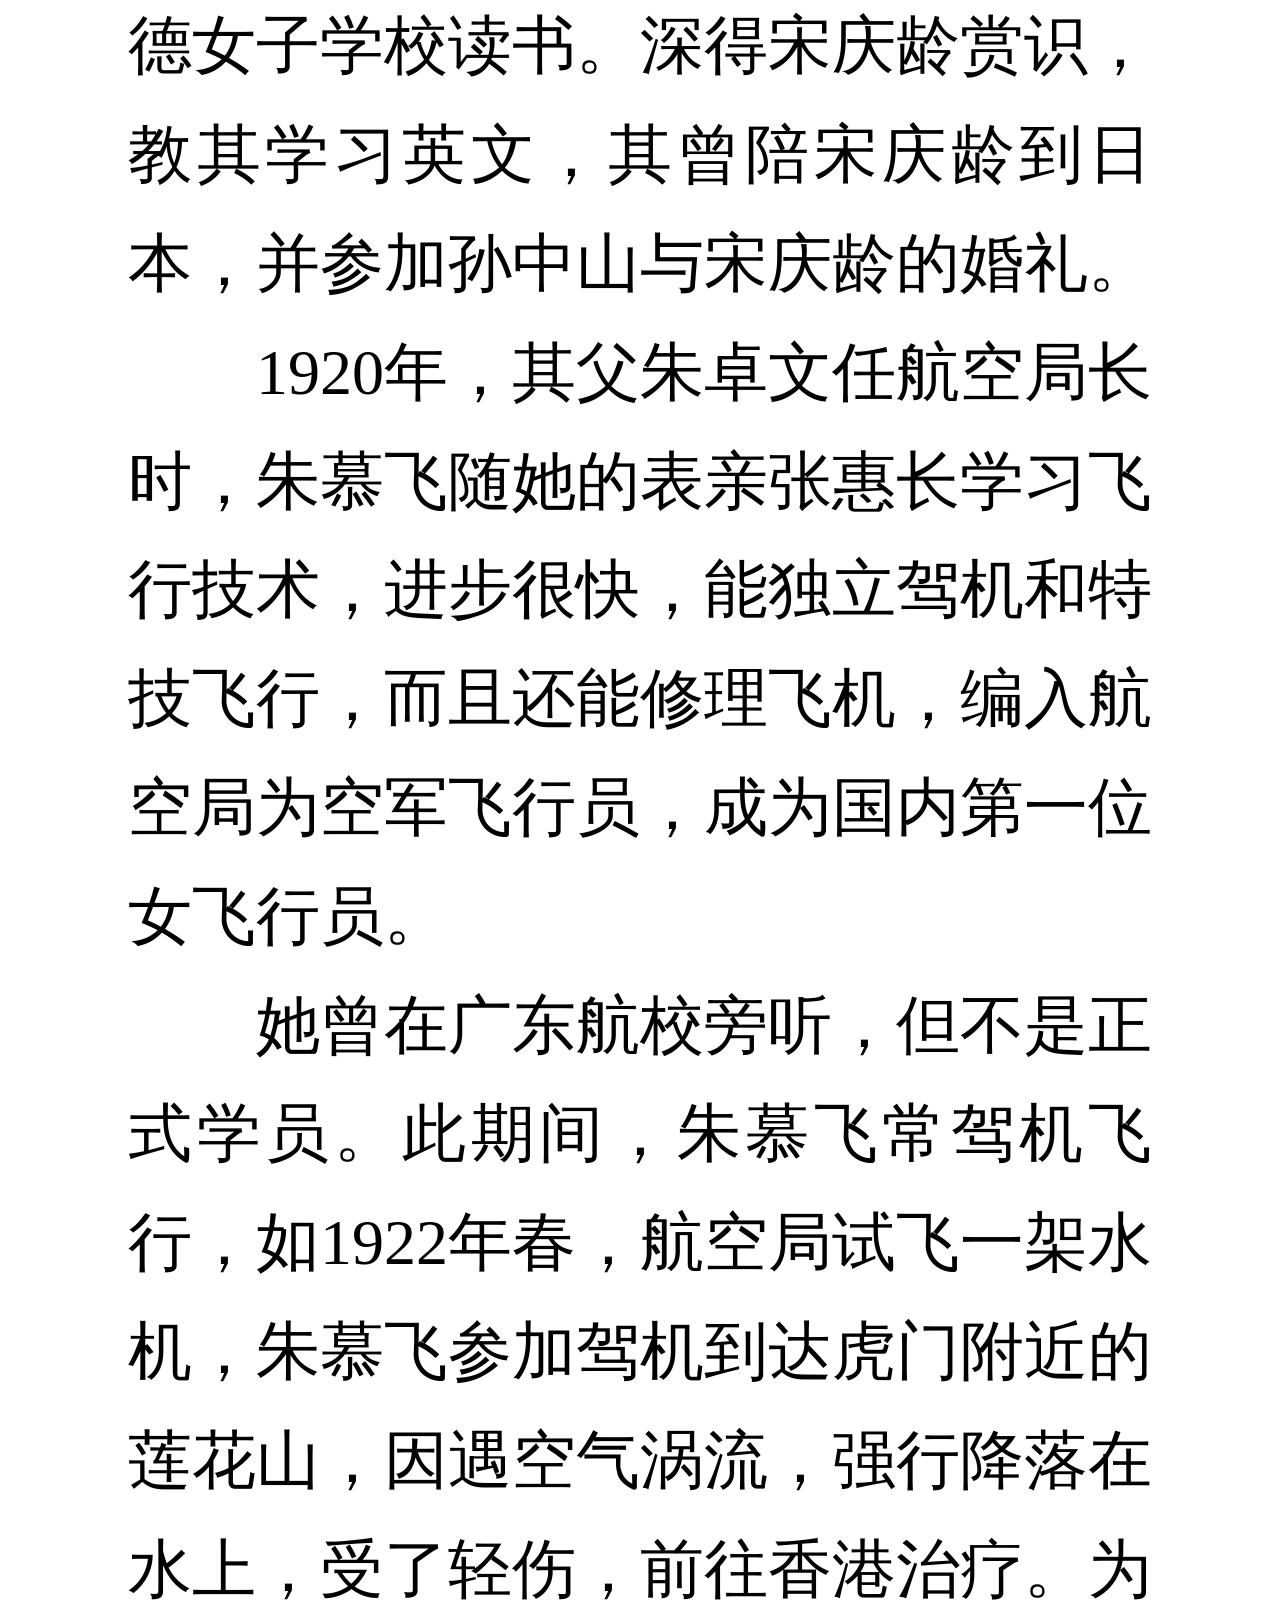
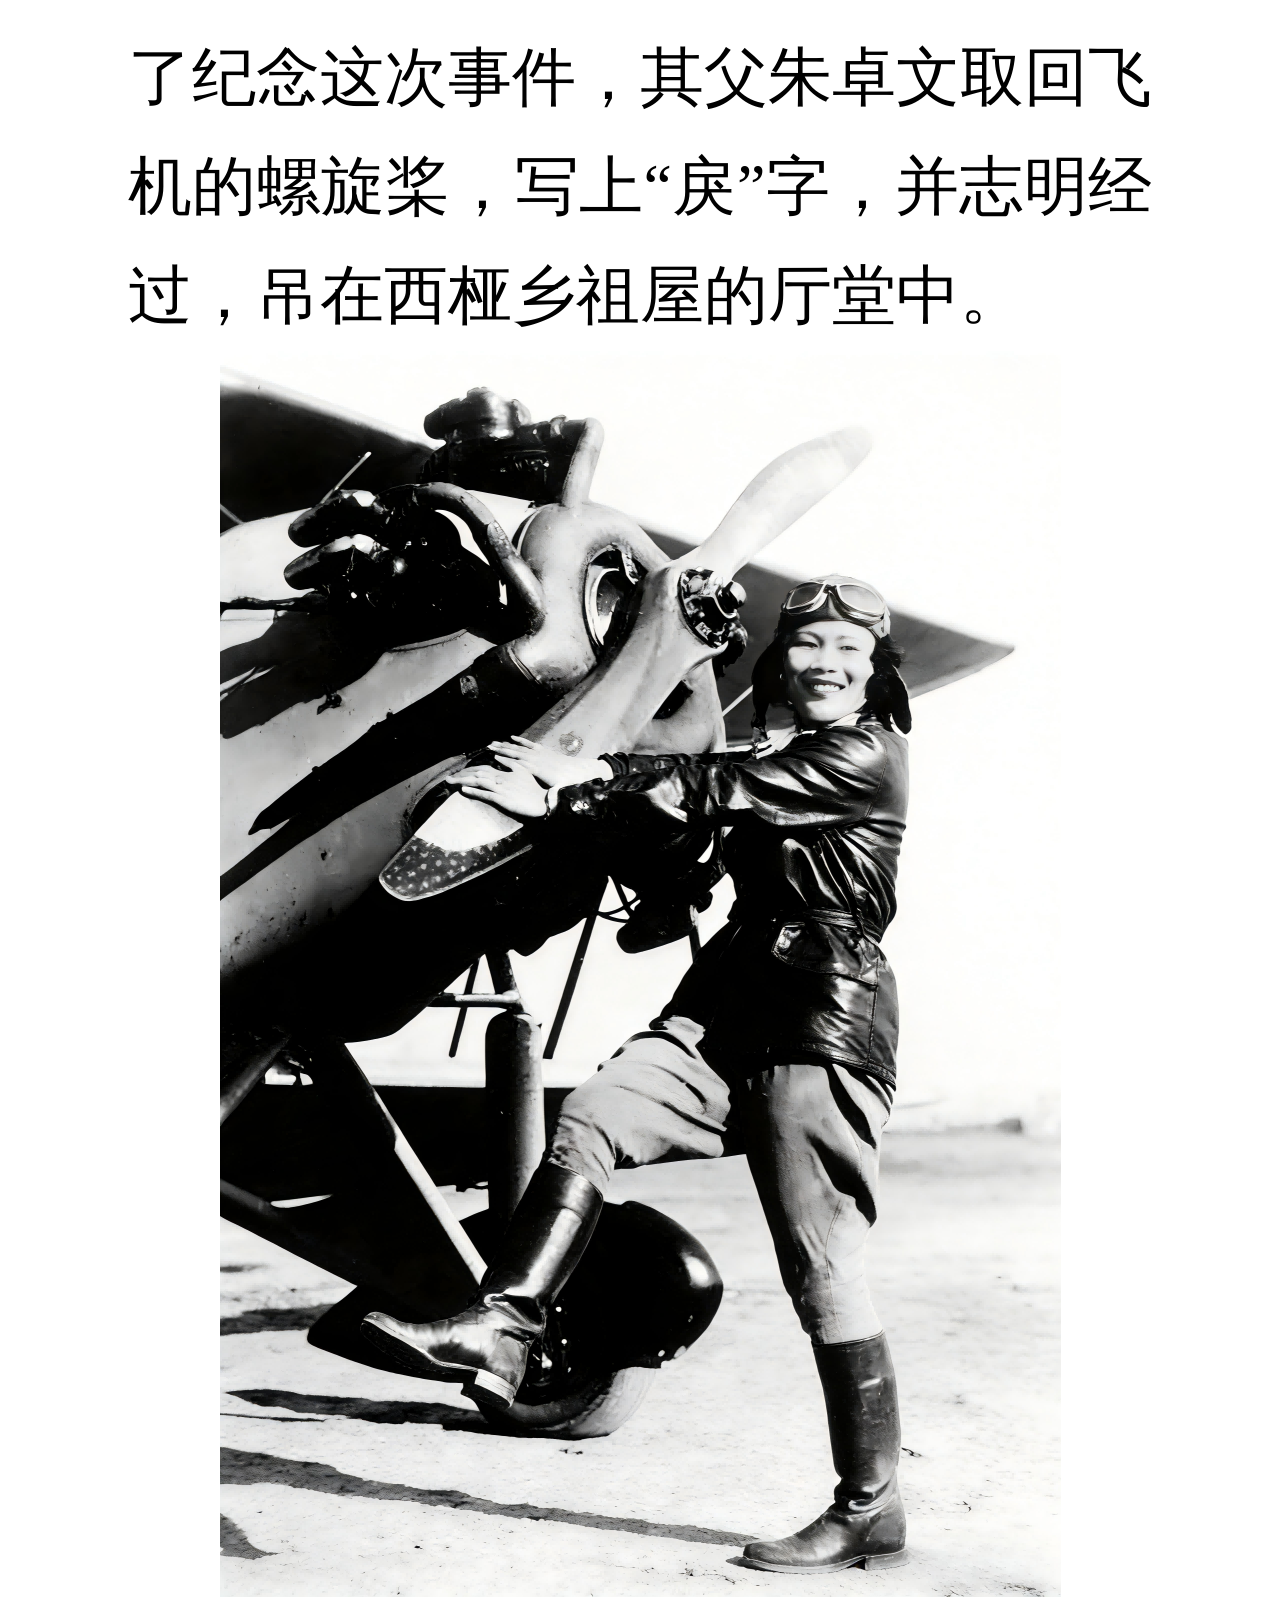
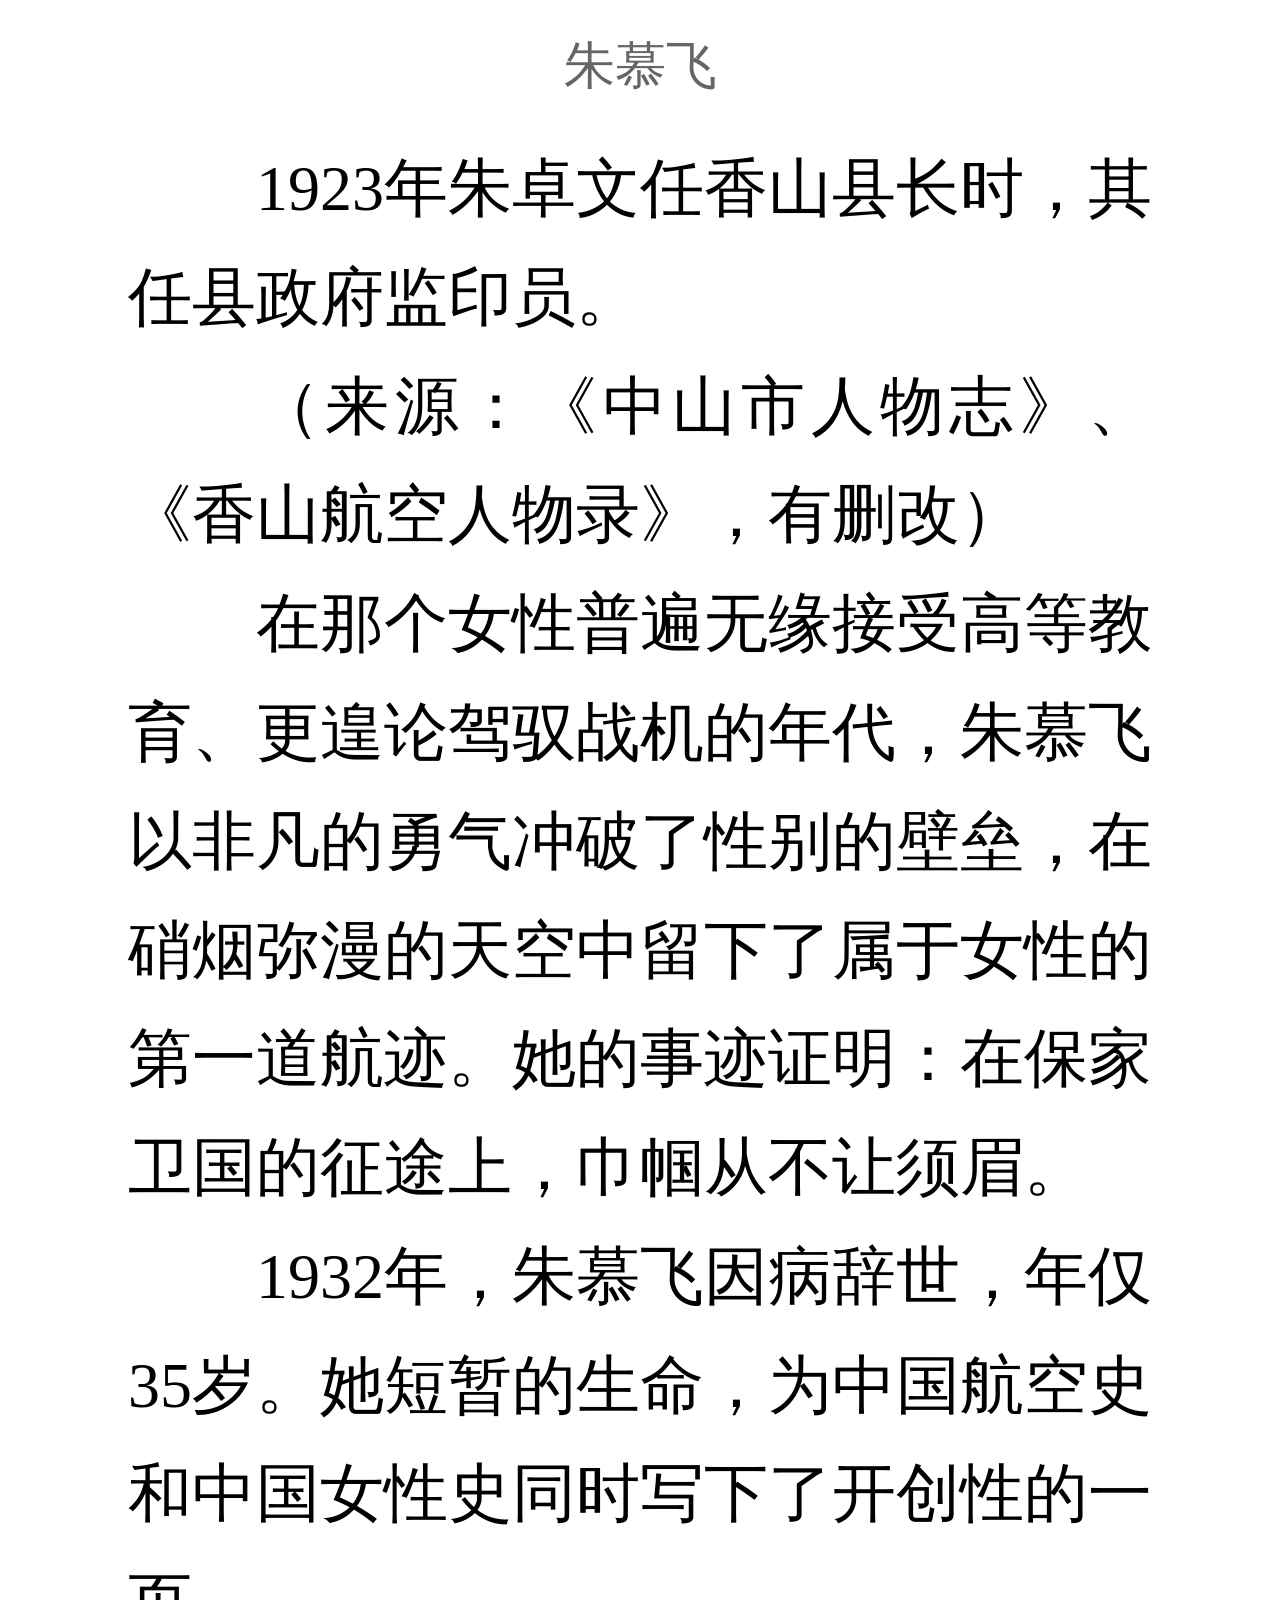
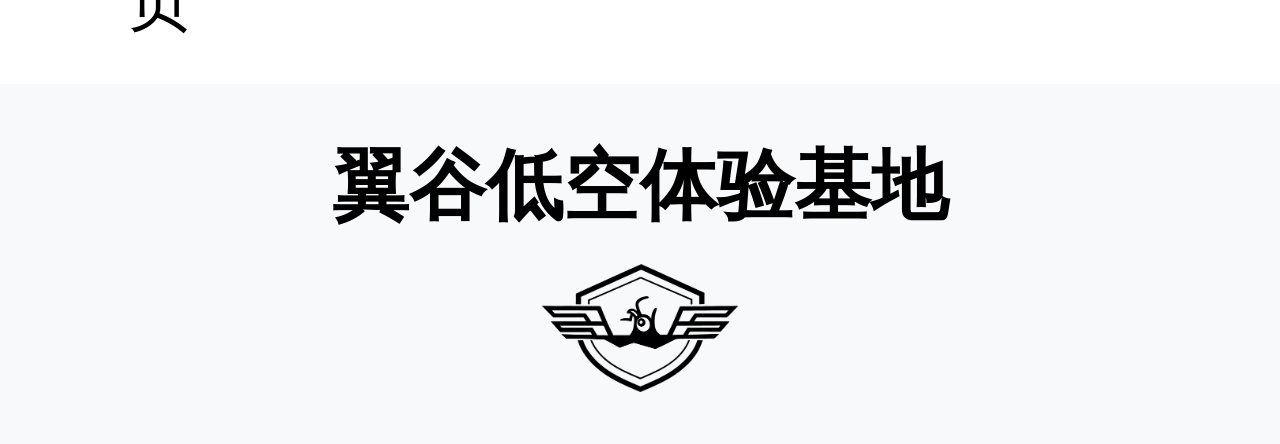
<file: pages/zhumufei.html>
<!DOCTYPE html>
<html lang="zh-CN">

<!-- 自动加载 -->
<script src="..\js\load.js"></script>

<head>
    <link rel="stylesheet" href="..\css\style1.css">
    <meta charset="UTF-8">
    <meta name="viewport" content="width=device-width, initial-scale=1.0, maximum-scale=1.0, user-scalable=no">
    <title>翼谷低空体验基地-朱慕飞</title>
</head>

<body>

    <!-- 加载页眉 -->
    <div id="header"></div>

    <main>
        <h1>香山英杰 · 中山航空英才谱</h1>
        <div>
            <img src="..\public\朱慕飞2.png" alt="朱慕飞" class="img_1"/>
        </div>
        <h2>朱慕飞</h2>
        <h3>（1897—1932）</h3>
        <div style="margin-bottom: 2vw;color:  #ddd;">
            <audio class="audio-player" src="..\public\zhumufei.mp3" controls controlslist="nodownload"></audio>
        </div>
        <div>
            <p>
                张家边西桠村人。早年在上海崇德女子学校读书。深得宋庆龄赏识，教其学习英文，其曾陪宋庆龄到日本，并参加孙中山与宋庆龄的婚礼。
            </p>
            <p>
                1920年，其父朱卓文任航空局长时，朱慕飞随她的表亲张惠长学习飞行技术，进步很快，能独立驾机和特技飞行，而且还能修理飞机，编入航空局为空军飞行员，成为国内第一位女飞行员。
            </p>

            <p>
                她曾在广东航校旁听，但不是正式学员。此期间，朱慕飞常驾机飞行，如1922年春，航空局试飞一架水机，朱慕飞参加驾机到达虎门附近的莲花山，因遇空气涡流，强行降落在水上，受了轻伤，前往香港治疗。为了纪念这次事件，其父朱卓文取回飞机的螺旋桨，写上“戾”字，并志明经过，吊在西桠乡祖屋的厅堂中。
            </p>

            <img src="..\public\朱慕飞1.png" alt="朱慕飞" class="img_2"/>
            <p class="caption">
                朱慕飞
            </p>

            <p>
                1923年朱卓文任香山县长时，其任县政府监印员。
            </p>
            <p>
                （来源：《中山市人物志》、《香山航空人物录》，有删改）
            </p>

            <p>
                在那个女性普遍无缘接受高等教育、更遑论驾驭战机的年代，朱慕飞以非凡的勇气冲破了性别的壁垒，在硝烟弥漫的天空中留下了属于女性的第一道航迹。她的事迹证明：在保家卫国的征途上，巾帼从不让须眉。
            </p>

            <p>
                1932年，朱慕飞因病辞世，年仅35岁。她短暂的生命，为中国航空史和中国女性史同时写下了开创性的一页
            </p>
        </div>
    </main>

    <!-- 加载页尾 -->
    <div id="footer"></div>
</body>
</file>
